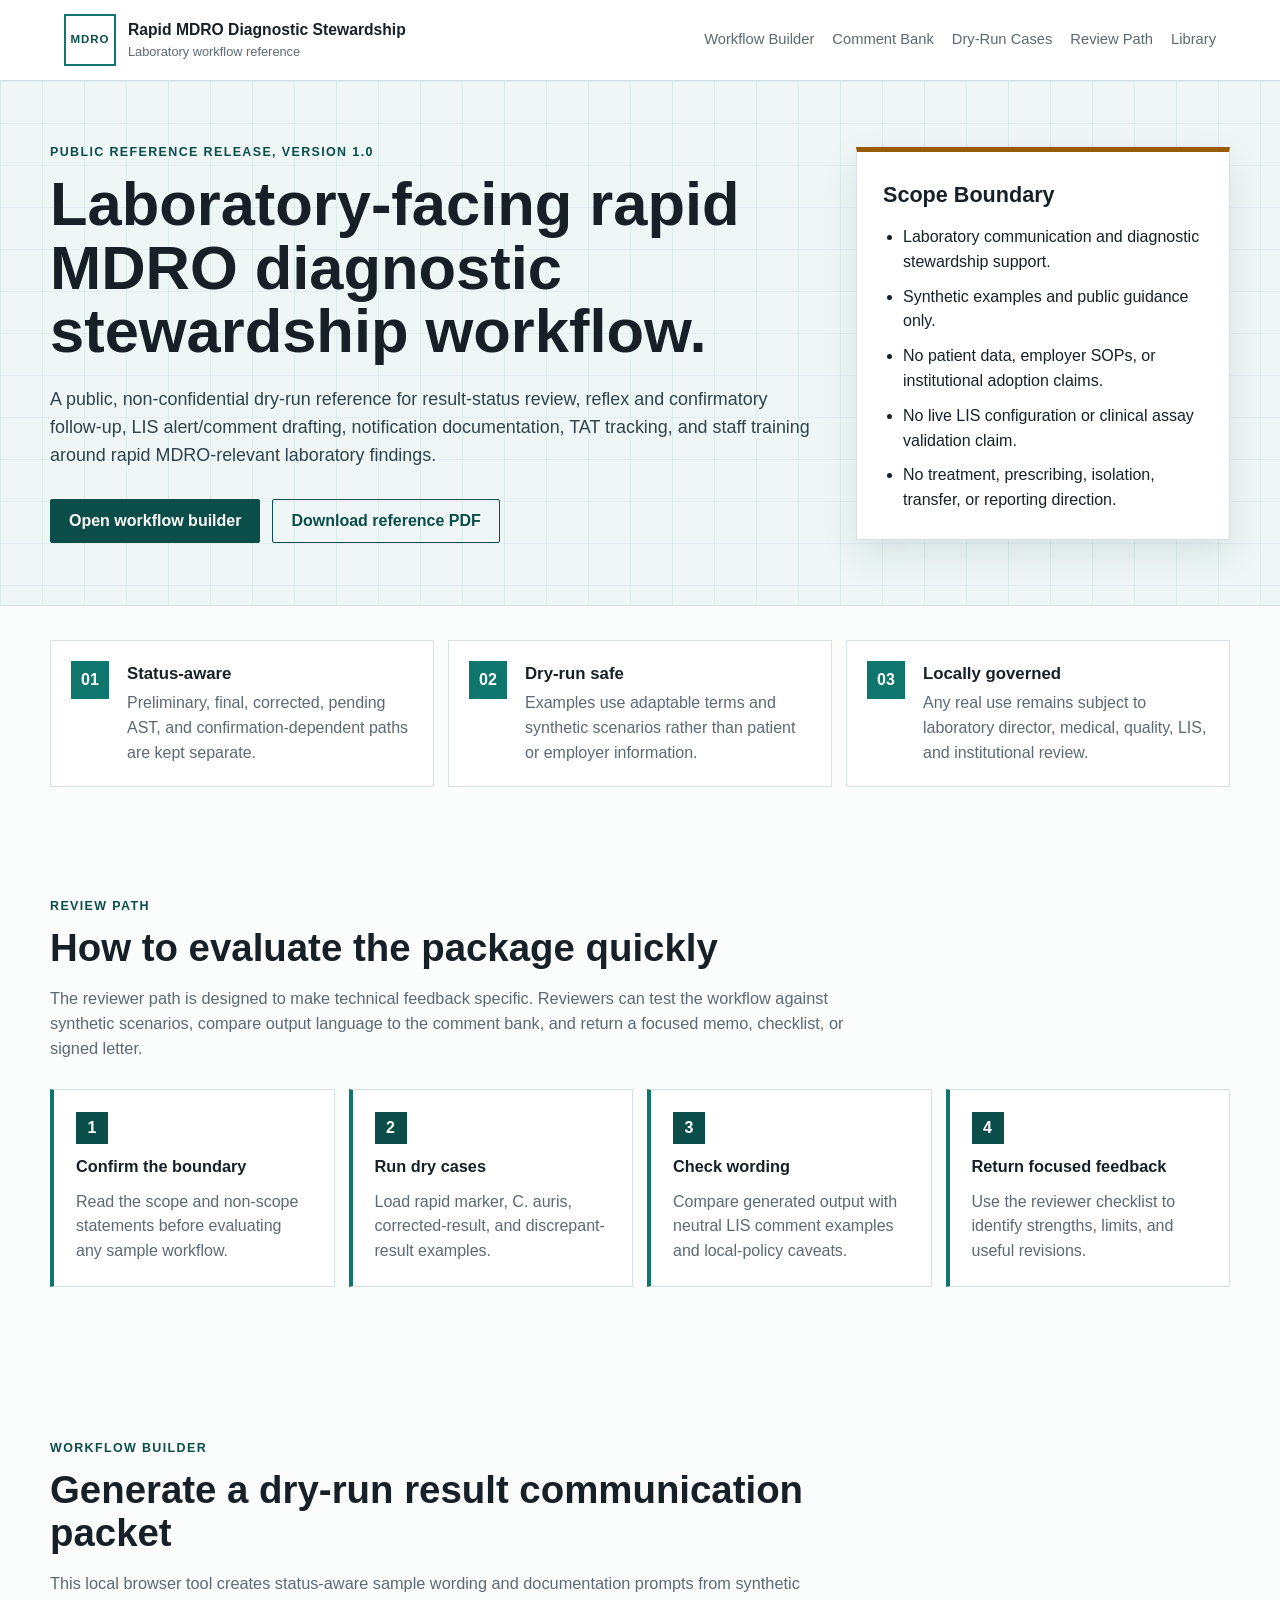
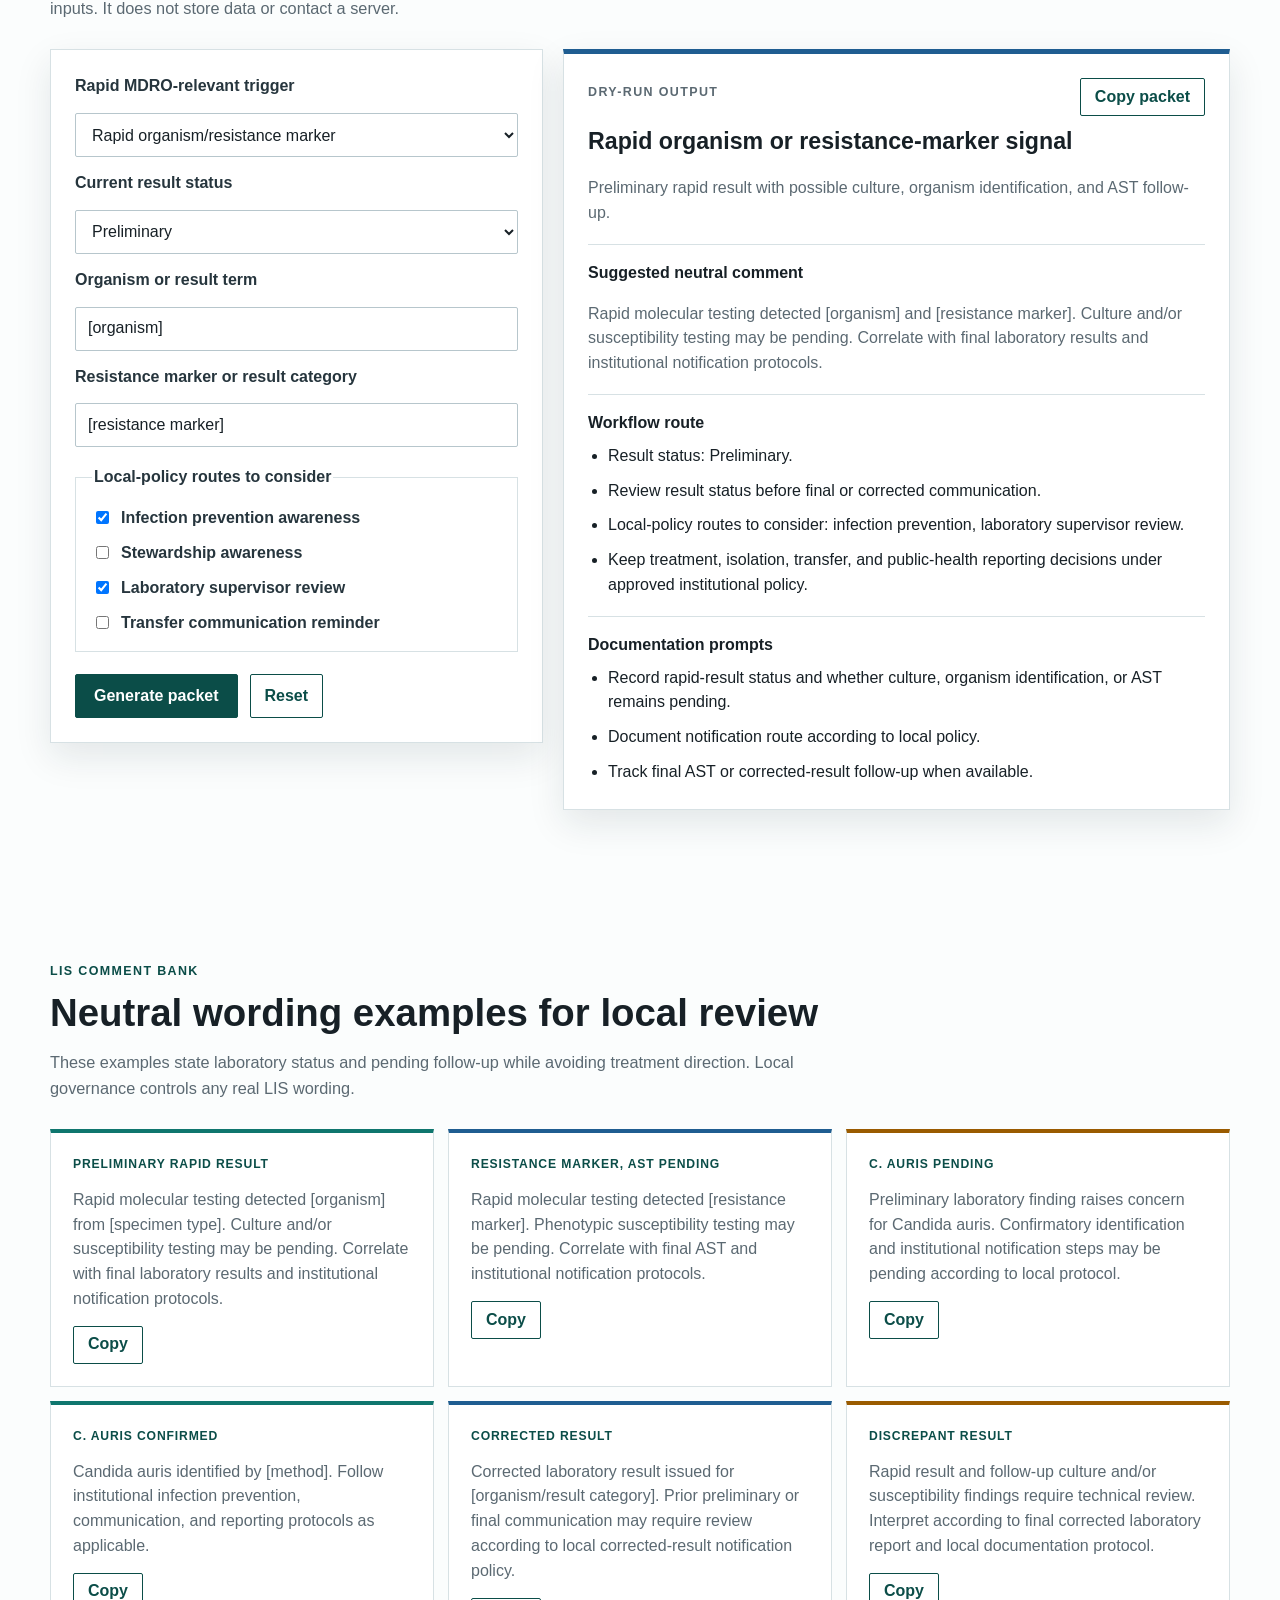
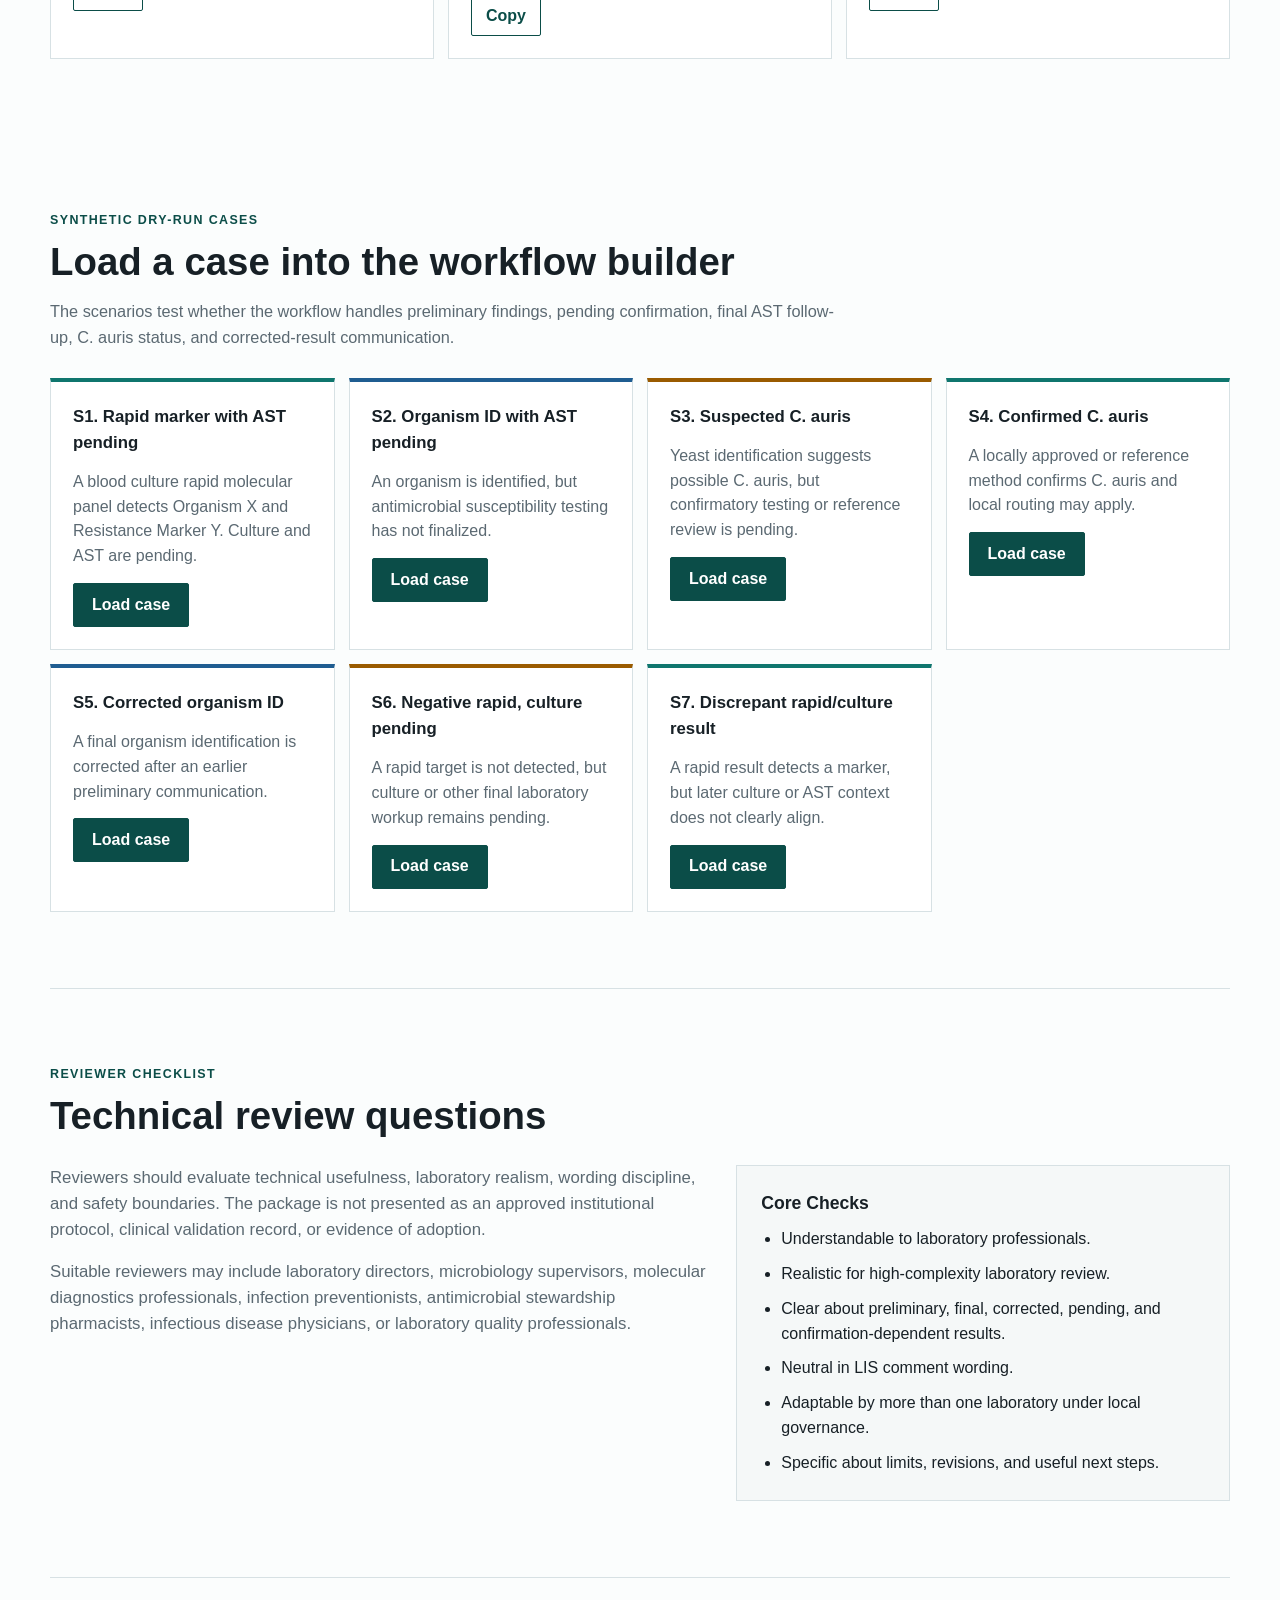
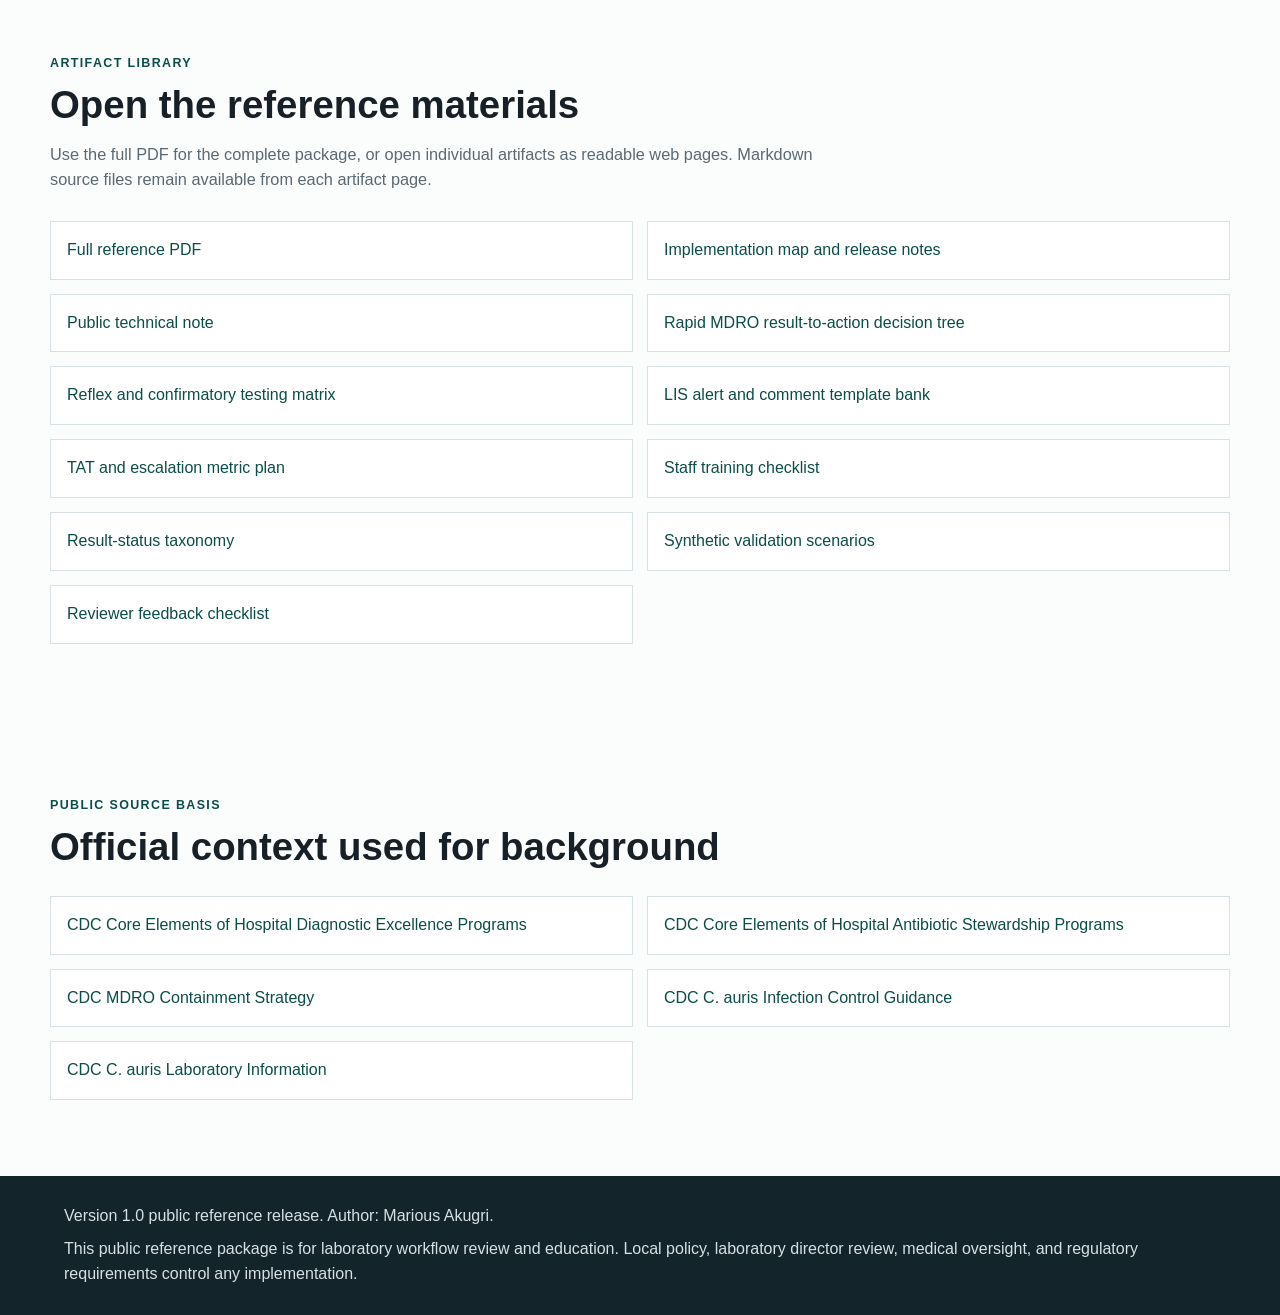
<file: index.html>
<!doctype html>
<html lang="en">
<head>
  <meta charset="utf-8">
  <meta name="viewport" content="width=device-width, initial-scale=1">
  <title>Rapid MDRO Diagnostic Stewardship Workflow</title>
  <meta name="author" content="Marious Akugri">
  <meta name="theme-color" content="#f4f8f8">
  <meta name="description" content="A laboratory-scoped rapid MDRO diagnostic stewardship workflow, dry-run scenario tool, and LIS alert/comment reference for high-complexity clinical laboratories.">
  <link rel="stylesheet" href="styles.css">
  <script defer src="app.js"></script>
</head>
<body>
  <header class="site-header">
    <a class="brand" href="#top" aria-label="Rapid MDRO Diagnostic Stewardship home">
      <span class="brand-mark" aria-hidden="true">MDRO</span>
      <span>
        <strong>Rapid MDRO Diagnostic Stewardship</strong>
        <small>Laboratory workflow reference</small>
      </span>
    </a>
    <nav aria-label="Primary">
      <a href="#builder">Workflow Builder</a>
      <a href="#comments">Comment Bank</a>
      <a href="#cases">Dry-Run Cases</a>
      <a href="#review-path">Review Path</a>
      <a href="#library">Library</a>
    </nav>
  </header>

  <main id="top">
    <section class="overview-band">
      <div class="overview-grid">
        <div class="overview-copy">
          <p class="eyebrow">Public reference release, version 1.0</p>
          <h1>Laboratory-facing rapid MDRO diagnostic stewardship workflow.</h1>
          <p class="lede">
            A public, non-confidential dry-run reference for result-status review, reflex and
            confirmatory follow-up, LIS alert/comment drafting, notification documentation, TAT
            tracking, and staff training around rapid MDRO-relevant laboratory findings.
          </p>
          <div class="action-row">
            <a class="primary-action" href="#builder">Open workflow builder</a>
            <a class="secondary-action" href="assets/Marious_Akugri_Rapid_MDRO_Diagnostic_Stewardship_Public_Artifact_Suite_v1_0_public_reference_release.pdf">Download reference PDF</a>
          </div>
        </div>
        <aside class="boundary-panel" aria-label="Scope and safety boundary">
          <h2>Scope Boundary</h2>
          <ul>
            <li>Laboratory communication and diagnostic stewardship support.</li>
            <li>Synthetic examples and public guidance only.</li>
            <li>No patient data, employer SOPs, or institutional adoption claims.</li>
            <li>No live LIS configuration or clinical assay validation claim.</li>
            <li>No treatment, prescribing, isolation, transfer, or reporting direction.</li>
          </ul>
        </aside>
      </div>
    </section>

    <section class="content-section summary-strip" aria-label="Current package summary">
      <article>
        <span>01</span>
        <strong>Status-aware</strong>
        <p>Preliminary, final, corrected, pending AST, and confirmation-dependent paths are kept separate.</p>
      </article>
      <article>
        <span>02</span>
        <strong>Dry-run safe</strong>
        <p>Examples use adaptable terms and synthetic scenarios rather than patient or employer information.</p>
      </article>
      <article>
        <span>03</span>
        <strong>Locally governed</strong>
        <p>Any real use remains subject to laboratory director, medical, quality, LIS, and institutional review.</p>
      </article>
    </section>

    <section class="content-section review-path" id="review-path">
      <div class="section-heading">
        <p class="eyebrow">Review Path</p>
        <h2>How to evaluate the package quickly</h2>
        <p>
          The reviewer path is designed to make technical feedback specific. Reviewers can test
          the workflow against synthetic scenarios, compare output language to the comment bank,
          and return a focused memo, checklist, or signed letter.
        </p>
      </div>

      <div class="path-grid">
        <article>
          <span>1</span>
          <strong>Confirm the boundary</strong>
          <p>Read the scope and non-scope statements before evaluating any sample workflow.</p>
        </article>
        <article>
          <span>2</span>
          <strong>Run dry cases</strong>
          <p>Load rapid marker, C. auris, corrected-result, and discrepant-result examples.</p>
        </article>
        <article>
          <span>3</span>
          <strong>Check wording</strong>
          <p>Compare generated output with neutral LIS comment examples and local-policy caveats.</p>
        </article>
        <article>
          <span>4</span>
          <strong>Return focused feedback</strong>
          <p>Use the reviewer checklist to identify strengths, limits, and useful revisions.</p>
        </article>
      </div>
    </section>

    <section class="content-section" id="builder">
      <div class="section-heading">
        <p class="eyebrow">Workflow Builder</p>
        <h2>Generate a dry-run result communication packet</h2>
        <p>
          This local browser tool creates status-aware sample wording and documentation prompts
          from synthetic inputs. It does not store data or contact a server.
        </p>
      </div>

      <div class="builder-layout">
        <form class="builder-panel" id="workflow-form">
          <label for="trigger">Rapid MDRO-relevant trigger</label>
          <select id="trigger" name="trigger">
            <option value="rapid_marker">Rapid organism/resistance marker</option>
            <option value="ast_pending">Organism identified, AST pending</option>
            <option value="c_auris_pending">Suspected Candida auris, confirmation pending</option>
            <option value="c_auris_confirmed">Confirmed Candida auris result</option>
            <option value="corrected">Corrected or amended laboratory result</option>
            <option value="discrepant">Discrepant rapid/culture-AST finding</option>
            <option value="negative_pending">Negative rapid target, culture pending</option>
          </select>

          <label for="status">Current result status</label>
          <select id="status" name="status">
            <option value="preliminary">Preliminary</option>
            <option value="pending_confirmation">Pending confirmation</option>
            <option value="ast_pending">AST pending</option>
            <option value="final">Final</option>
            <option value="corrected">Corrected</option>
          </select>

          <label for="organism">Organism or result term</label>
          <input id="organism" name="organism" type="text" value="[organism]" maxlength="80">

          <label for="marker">Resistance marker or result category</label>
          <input id="marker" name="marker" type="text" value="[resistance marker]" maxlength="80">

          <fieldset>
            <legend>Local-policy routes to consider</legend>
            <label class="check-row"><input type="checkbox" name="route" value="infection prevention" checked> Infection prevention awareness</label>
            <label class="check-row"><input type="checkbox" name="route" value="antimicrobial stewardship"> Stewardship awareness</label>
            <label class="check-row"><input type="checkbox" name="route" value="laboratory supervisor review" checked> Laboratory supervisor review</label>
            <label class="check-row"><input type="checkbox" name="route" value="transfer communication"> Transfer communication reminder</label>
          </fieldset>

          <div class="button-row">
            <button type="button" id="generate-output">Generate packet</button>
            <button type="button" class="quiet-button" id="reset-builder">Reset</button>
          </div>
        </form>

        <section class="output-panel" aria-live="polite">
          <div class="output-header">
            <p class="eyebrow">Dry-Run Output</p>
            <button type="button" class="quiet-button" data-copy-target="packet-output">Copy packet</button>
          </div>
          <div id="packet-output">
            <h3 id="output-title">Rapid organism or resistance-marker signal</h3>
            <p id="output-summary">Generate a packet to see workflow routing, neutral comment wording, and documentation prompts.</p>
            <div class="output-block">
              <strong>Suggested neutral comment</strong>
              <p id="output-comment">No sample generated yet.</p>
            </div>
            <div class="output-block">
              <strong>Workflow route</strong>
              <ul id="output-route"></ul>
            </div>
            <div class="output-block">
              <strong>Documentation prompts</strong>
              <ul id="output-docs"></ul>
            </div>
          </div>
        </section>
      </div>
    </section>

    <section class="content-section" id="comments">
      <div class="section-heading">
        <p class="eyebrow">LIS Comment Bank</p>
        <h2>Neutral wording examples for local review</h2>
        <p>
          These examples state laboratory status and pending follow-up while avoiding treatment
          direction. Local governance controls any real LIS wording.
        </p>
      </div>

      <div class="comment-bank" id="comment-bank">
        <article>
          <span class="tag">Preliminary rapid result</span>
          <p>Rapid molecular testing detected [organism] from [specimen type]. Culture and/or susceptibility testing may be pending. Correlate with final laboratory results and institutional notification protocols.</p>
          <button type="button" class="quiet-button" data-copy-text="Rapid molecular testing detected [organism] from [specimen type]. Culture and/or susceptibility testing may be pending. Correlate with final laboratory results and institutional notification protocols.">Copy</button>
        </article>
        <article>
          <span class="tag">Resistance marker, AST pending</span>
          <p>Rapid molecular testing detected [resistance marker]. Phenotypic susceptibility testing may be pending. Correlate with final AST and institutional notification protocols.</p>
          <button type="button" class="quiet-button" data-copy-text="Rapid molecular testing detected [resistance marker]. Phenotypic susceptibility testing may be pending. Correlate with final AST and institutional notification protocols.">Copy</button>
        </article>
        <article>
          <span class="tag">C. auris pending</span>
          <p>Preliminary laboratory finding raises concern for Candida auris. Confirmatory identification and institutional notification steps may be pending according to local protocol.</p>
          <button type="button" class="quiet-button" data-copy-text="Preliminary laboratory finding raises concern for Candida auris. Confirmatory identification and institutional notification steps may be pending according to local protocol.">Copy</button>
        </article>
        <article>
          <span class="tag">C. auris confirmed</span>
          <p>Candida auris identified by [method]. Follow institutional infection prevention, communication, and reporting protocols as applicable.</p>
          <button type="button" class="quiet-button" data-copy-text="Candida auris identified by [method]. Follow institutional infection prevention, communication, and reporting protocols as applicable.">Copy</button>
        </article>
        <article>
          <span class="tag">Corrected result</span>
          <p>Corrected laboratory result issued for [organism/result category]. Prior preliminary or final communication may require review according to local corrected-result notification policy.</p>
          <button type="button" class="quiet-button" data-copy-text="Corrected laboratory result issued for [organism/result category]. Prior preliminary or final communication may require review according to local corrected-result notification policy.">Copy</button>
        </article>
        <article>
          <span class="tag">Discrepant result</span>
          <p>Rapid result and follow-up culture and/or susceptibility findings require technical review. Interpret according to final corrected laboratory report and local documentation protocol.</p>
          <button type="button" class="quiet-button" data-copy-text="Rapid result and follow-up culture and/or susceptibility findings require technical review. Interpret according to final corrected laboratory report and local documentation protocol.">Copy</button>
        </article>
      </div>
    </section>

    <section class="content-section" id="cases">
      <div class="section-heading">
        <p class="eyebrow">Synthetic Dry-Run Cases</p>
        <h2>Load a case into the workflow builder</h2>
        <p>
          The scenarios test whether the workflow handles preliminary findings, pending
          confirmation, final AST follow-up, C. auris status, and corrected-result communication.
        </p>
      </div>

      <div class="case-grid">
        <article>
          <h3>S1. Rapid marker with AST pending</h3>
          <p>A blood culture rapid molecular panel detects Organism X and Resistance Marker Y. Culture and AST are pending.</p>
          <button type="button" data-load-case="rapid_marker">Load case</button>
        </article>
        <article>
          <h3>S2. Organism ID with AST pending</h3>
          <p>An organism is identified, but antimicrobial susceptibility testing has not finalized.</p>
          <button type="button" data-load-case="ast_pending">Load case</button>
        </article>
        <article>
          <h3>S3. Suspected C. auris</h3>
          <p>Yeast identification suggests possible C. auris, but confirmatory testing or reference review is pending.</p>
          <button type="button" data-load-case="c_auris_pending">Load case</button>
        </article>
        <article>
          <h3>S4. Confirmed C. auris</h3>
          <p>A locally approved or reference method confirms C. auris and local routing may apply.</p>
          <button type="button" data-load-case="c_auris_confirmed">Load case</button>
        </article>
        <article>
          <h3>S5. Corrected organism ID</h3>
          <p>A final organism identification is corrected after an earlier preliminary communication.</p>
          <button type="button" data-load-case="corrected">Load case</button>
        </article>
        <article>
          <h3>S6. Negative rapid, culture pending</h3>
          <p>A rapid target is not detected, but culture or other final laboratory workup remains pending.</p>
          <button type="button" data-load-case="negative_pending">Load case</button>
        </article>
        <article>
          <h3>S7. Discrepant rapid/culture result</h3>
          <p>A rapid result detects a marker, but later culture or AST context does not clearly align.</p>
          <button type="button" data-load-case="discrepant">Load case</button>
        </article>
      </div>
    </section>

    <section class="content-section" id="review">
      <div class="section-heading">
        <p class="eyebrow">Reviewer Checklist</p>
        <h2>Technical review questions</h2>
      </div>
      <div class="review-layout">
        <div class="review-copy">
          <p>
            Reviewers should evaluate technical usefulness, laboratory realism, wording discipline,
            and safety boundaries. The package is not presented as an approved institutional
            protocol, clinical validation record, or evidence of adoption.
          </p>
          <p>
            Suitable reviewers may include laboratory directors, microbiology supervisors,
            molecular diagnostics professionals, infection preventionists, antimicrobial stewardship
            pharmacists, infectious disease physicians, or laboratory quality professionals.
          </p>
        </div>
        <div class="checklist-panel">
          <h3>Core Checks</h3>
          <ul>
            <li>Understandable to laboratory professionals.</li>
            <li>Realistic for high-complexity laboratory review.</li>
            <li>Clear about preliminary, final, corrected, pending, and confirmation-dependent results.</li>
            <li>Neutral in LIS comment wording.</li>
            <li>Adaptable by more than one laboratory under local governance.</li>
            <li>Specific about limits, revisions, and useful next steps.</li>
          </ul>
        </div>
      </div>
    </section>

    <section class="content-section" id="library">
      <div class="section-heading">
        <p class="eyebrow">Artifact Library</p>
        <h2>Open the reference materials</h2>
        <p>
          Use the full PDF for the complete package, or open individual artifacts as readable
          web pages. Markdown source files remain available from each artifact page.
        </p>
      </div>
      <div class="library-list">
        <a href="assets/Marious_Akugri_Rapid_MDRO_Diagnostic_Stewardship_Public_Artifact_Suite_v1_0_public_reference_release.pdf">Full reference PDF</a>
        <a href="artifact.html?doc=implementation-map">Implementation map and release notes</a>
        <a href="artifact.html?doc=public-technical-note">Public technical note</a>
        <a href="artifact.html?doc=decision-tree">Rapid MDRO result-to-action decision tree</a>
        <a href="artifact.html?doc=reflex-matrix">Reflex and confirmatory testing matrix</a>
        <a href="artifact.html?doc=lis-comments">LIS alert and comment template bank</a>
        <a href="artifact.html?doc=tat-metrics">TAT and escalation metric plan</a>
        <a href="artifact.html?doc=training-checklist">Staff training checklist</a>
        <a href="artifact.html?doc=status-taxonomy">Result-status taxonomy</a>
        <a href="artifact.html?doc=synthetic-scenarios">Synthetic validation scenarios</a>
        <a href="artifact.html?doc=reviewer-checklist">Reviewer feedback checklist</a>
      </div>
    </section>

    <section class="content-section" id="sources">
      <div class="section-heading">
        <p class="eyebrow">Public Source Basis</p>
        <h2>Official context used for background</h2>
      </div>
      <div class="source-list">
        <a href="https://www.cdc.gov/patient-safety/hcp/hospital-dx-excellence/index.html">CDC Core Elements of Hospital Diagnostic Excellence Programs</a>
        <a href="https://www.cdc.gov/antibiotic-use/hcp/core-elements/hospital.html">CDC Core Elements of Hospital Antibiotic Stewardship Programs</a>
        <a href="https://www.cdc.gov/healthcare-associated-infections/php/preventing-mdros/mdro-containment-strategy.html">CDC MDRO Containment Strategy</a>
        <a href="https://www.cdc.gov/candida-auris/hcp/infection-control/index.html">CDC C. auris Infection Control Guidance</a>
        <a href="https://www.cdc.gov/candida-auris/hcp/laboratories/index.html">CDC C. auris Laboratory Information</a>
      </div>
    </section>
  </main>

  <footer class="site-footer">
    <p>Version 1.0 public reference release. Author: Marious Akugri.</p>
    <p>This public reference package is for laboratory workflow review and education. Local policy, laboratory director review, medical oversight, and regulatory requirements control any implementation.</p>
  </footer>
</body>
</html>
</file>
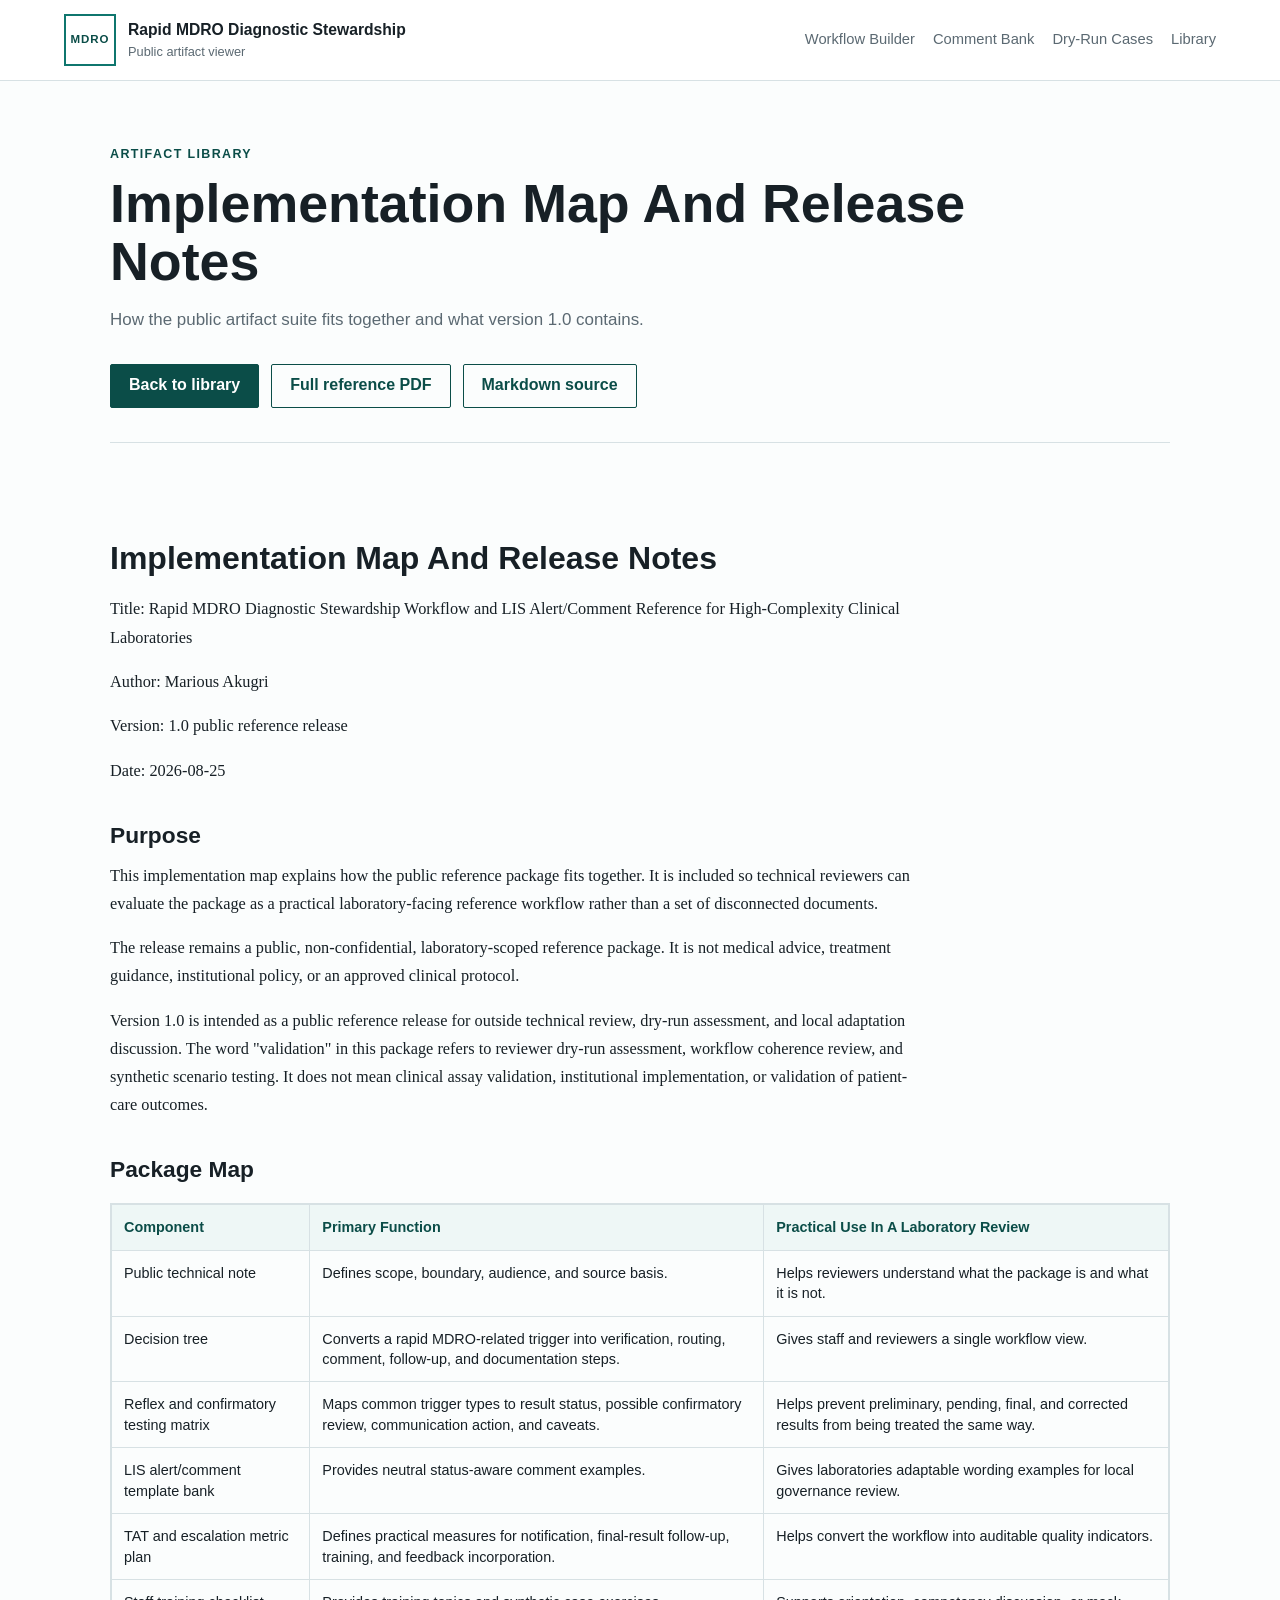
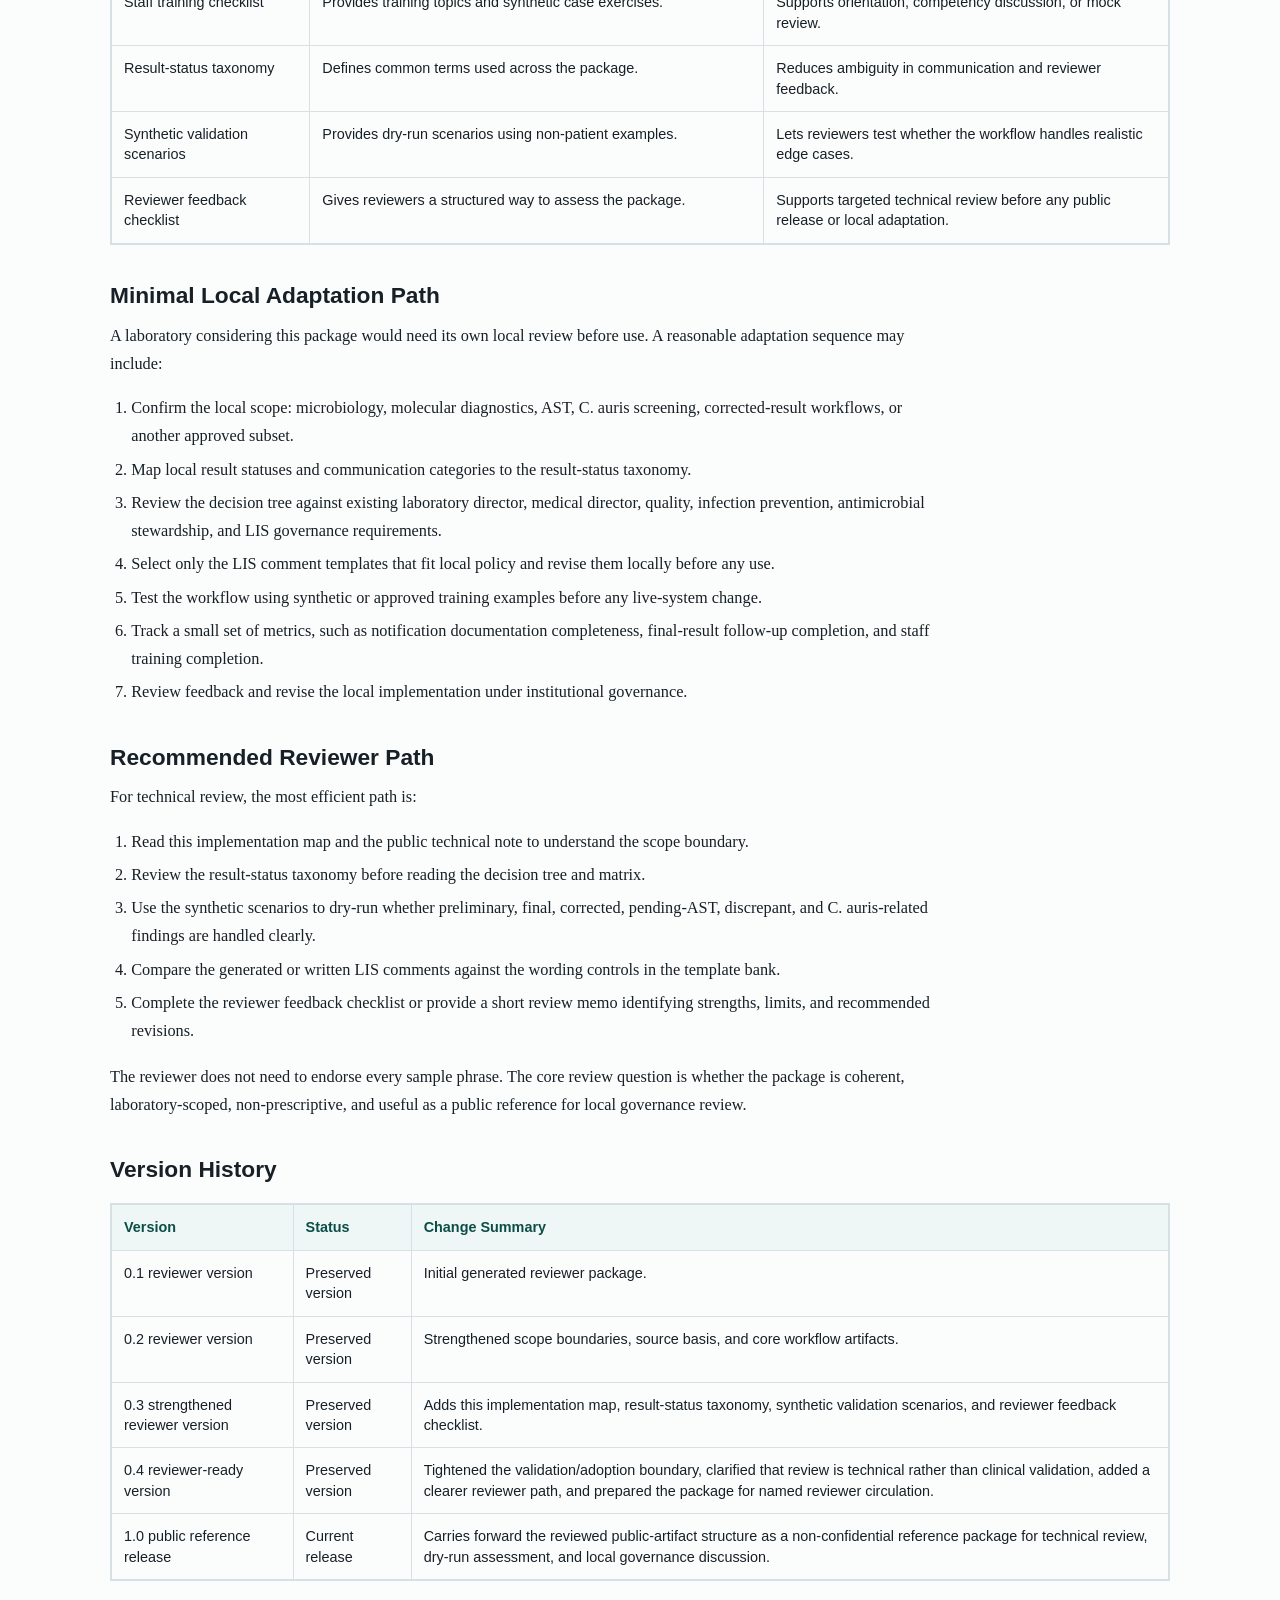
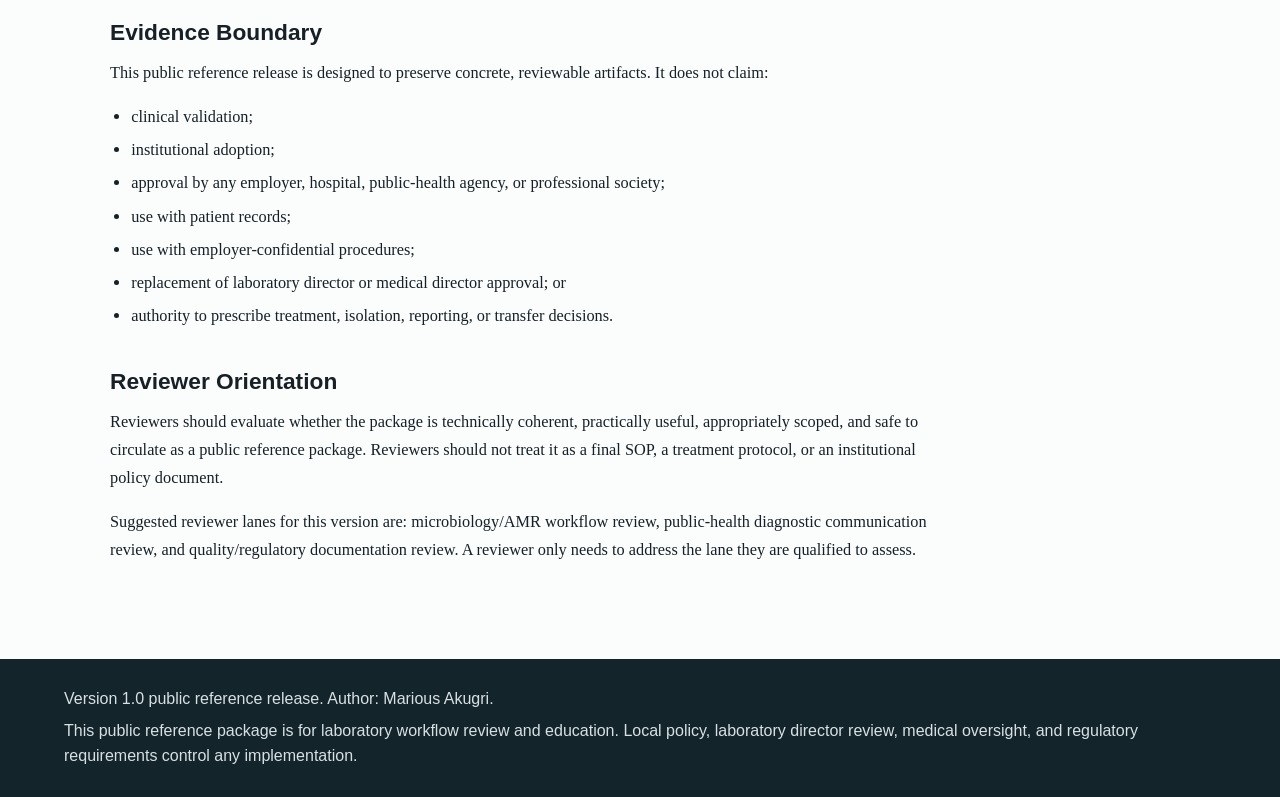
<file: artifact.html>
<!doctype html>
<html lang="en">
<head>
  <meta charset="utf-8">
  <meta name="viewport" content="width=device-width, initial-scale=1">
  <title>Artifact Viewer | Rapid MDRO Diagnostic Stewardship Workflow</title>
  <meta name="author" content="Marious Akugri">
  <meta name="theme-color" content="#f4f8f8">
  <meta name="description" content="Readable public artifact page for the Rapid MDRO Diagnostic Stewardship Workflow and LIS alert/comment reference.">
  <link rel="stylesheet" href="styles.css">
  <script defer src="artifact.js"></script>
</head>
<body>
  <header class="site-header">
    <a class="brand" href="index.html#top" aria-label="Rapid MDRO Diagnostic Stewardship home">
      <span class="brand-mark" aria-hidden="true">MDRO</span>
      <span>
        <strong>Rapid MDRO Diagnostic Stewardship</strong>
        <small>Public artifact viewer</small>
      </span>
    </a>
    <nav aria-label="Primary">
      <a href="index.html#builder">Workflow Builder</a>
      <a href="index.html#comments">Comment Bank</a>
      <a href="index.html#cases">Dry-Run Cases</a>
      <a href="index.html#library">Library</a>
    </nav>
  </header>

  <main class="artifact-main">
    <section class="artifact-hero">
      <p class="eyebrow">Artifact Library</p>
      <h1 id="artifact-title">Loading artifact</h1>
      <p id="artifact-summary">
        This page renders a public, non-confidential artifact from the rapid MDRO diagnostic
        stewardship reference suite.
      </p>
      <div class="action-row">
        <a class="primary-action" href="index.html#library">Back to library</a>
        <a class="secondary-action" id="pdf-link" href="assets/Marious_Akugri_Rapid_MDRO_Diagnostic_Stewardship_Public_Artifact_Suite_v1_0_public_reference_release.pdf">Full reference PDF</a>
        <a class="secondary-action" id="source-link" href="#">Markdown source</a>
      </div>
    </section>

    <article class="artifact-content" id="artifact-content" aria-live="polite">
      <p>Loading artifact content...</p>
    </article>
  </main>

  <footer class="site-footer">
    <p>Version 1.0 public reference release. Author: Marious Akugri.</p>
    <p>This public reference package is for laboratory workflow review and education. Local policy, laboratory director review, medical oversight, and regulatory requirements control any implementation.</p>
  </footer>
</body>
</html>
</file>
<file: styles.css>
:root {
  --ink: #172026;
  --muted: #5b6972;
  --line: #d7e1e4;
  --paper: #ffffff;
  --soft: #f5f8f8;
  --wash: #eef7f6;
  --teal: #0f766e;
  --teal-dark: #0b4d48;
  --blue: #1f5d91;
  --amber: #9a5b00;
  --red: #9f2f2f;
  --shadow: 0 14px 34px rgba(18, 39, 48, 0.1);
}

* {
  box-sizing: border-box;
}

html {
  scroll-behavior: smooth;
}

body {
  margin: 0;
  color: var(--ink);
  background: #fbfdfd;
  font-family: Arial, Helvetica, sans-serif;
  line-height: 1.55;
}

a {
  color: inherit;
}

button,
select,
input {
  font: inherit;
}

.site-header {
  display: flex;
  align-items: center;
  justify-content: space-between;
  gap: 24px;
  padding: 14px clamp(18px, 5vw, 64px);
  background: rgba(255, 255, 255, 0.97);
  border-bottom: 1px solid var(--line);
  backdrop-filter: blur(12px);
}

.brand {
  display: inline-flex;
  align-items: center;
  gap: 12px;
  min-width: 292px;
  text-decoration: none;
}

.brand-mark {
  display: grid;
  place-items: center;
  width: 52px;
  height: 52px;
  border: 2px solid var(--teal);
  color: var(--teal-dark);
  font-size: 0.72rem;
  font-weight: 800;
  letter-spacing: 0.08em;
}

.brand strong,
.brand small {
  display: block;
}

.brand strong {
  font-size: 0.98rem;
}

.brand small {
  color: var(--muted);
  font-size: 0.8rem;
}

nav {
  display: flex;
  align-items: center;
  gap: 18px;
  color: var(--muted);
  font-size: 0.92rem;
  white-space: nowrap;
}

nav a {
  padding: 4px 0;
  border-bottom: 2px solid transparent;
  text-decoration: none;
}

nav a:hover {
  color: var(--teal-dark);
  border-bottom-color: var(--teal);
}

.overview-band {
  background:
    linear-gradient(90deg, rgba(15, 118, 110, 0.08) 0, rgba(15, 118, 110, 0.08) 1px, transparent 1px),
    linear-gradient(180deg, rgba(31, 93, 145, 0.06) 0, rgba(31, 93, 145, 0.06) 1px, transparent 1px),
    var(--wash);
  background-size: 42px 42px;
  border-bottom: 1px solid var(--line);
}

.overview-grid {
  display: grid;
  grid-template-columns: minmax(0, 1.4fr) minmax(320px, 0.68fr);
  gap: 36px;
  align-items: center;
  width: min(1180px, calc(100% - 40px));
  min-height: 520px;
  margin: 0 auto;
  padding: 62px 0;
}

.overview-copy h1 {
  max-width: 850px;
  margin: 0;
  font-size: clamp(2.25rem, 4.8vw, 4.4rem);
  line-height: 1.03;
  font-weight: 800;
  letter-spacing: 0;
}

.eyebrow {
  margin: 0 0 10px;
  color: var(--teal-dark);
  font-size: 0.78rem;
  font-weight: 800;
  letter-spacing: 0.11em;
  text-transform: uppercase;
}

.lede {
  max-width: 760px;
  margin: 24px 0 0;
  color: #31424b;
  font-size: 1.12rem;
}

.action-row,
.button-row {
  display: flex;
  flex-wrap: wrap;
  gap: 12px;
  margin-top: 30px;
}

.primary-action,
.secondary-action,
button {
  display: inline-flex;
  align-items: center;
  justify-content: center;
  min-height: 44px;
  padding: 0 18px;
  border: 1px solid var(--teal-dark);
  border-radius: 2px;
  text-decoration: none;
  font-weight: 700;
  cursor: pointer;
}

.primary-action,
button {
  color: #fff;
  background: var(--teal-dark);
}

.secondary-action,
.quiet-button {
  color: var(--teal-dark);
  background: transparent;
}

.quiet-button {
  min-height: 38px;
  padding: 0 14px;
}

.boundary-panel {
  background: var(--paper);
  border: 1px solid var(--line);
  border-top: 5px solid var(--amber);
  box-shadow: var(--shadow);
  padding: 26px;
}

.boundary-panel h2 {
  margin: 0 0 14px;
  font-size: 1.35rem;
}

.boundary-panel ul,
.checklist-panel ul,
.output-block ul {
  margin: 0;
  padding-left: 20px;
}

.boundary-panel li + li,
.checklist-panel li + li,
.output-block li + li {
  margin-top: 10px;
}

.content-section {
  width: min(1180px, calc(100% - 40px));
  margin: 0 auto;
  padding: 76px 0;
}

.section-heading {
  max-width: 800px;
  margin-bottom: 28px;
}

.section-heading h2 {
  margin: 0;
  font-size: clamp(1.7rem, 3vw, 2.55rem);
  line-height: 1.12;
}

.section-heading p:not(.eyebrow) {
  color: var(--muted);
  font-size: 1.02rem;
}

.summary-strip {
  display: grid;
  grid-template-columns: repeat(3, minmax(0, 1fr));
  gap: 14px;
  padding-top: 34px;
  padding-bottom: 34px;
}

.summary-strip article {
  display: grid;
  grid-template-columns: 42px minmax(0, 1fr);
  gap: 4px 14px;
  align-items: start;
  min-height: 132px;
  padding: 20px;
  background: var(--paper);
  border: 1px solid var(--line);
}

.summary-strip span {
  grid-row: span 2;
  display: grid;
  place-items: center;
  width: 38px;
  height: 38px;
  color: #fff;
  background: var(--teal);
  font-weight: 800;
}

.summary-strip strong {
  font-size: 1.05rem;
}

.path-grid {
  display: grid;
  grid-template-columns: repeat(4, minmax(0, 1fr));
  gap: 14px;
}

.path-grid article {
  display: grid;
  gap: 10px;
  align-content: start;
  min-height: 178px;
  padding: 22px;
  background: var(--paper);
  border: 1px solid var(--line);
  border-left: 4px solid var(--teal);
}

.path-grid span {
  display: grid;
  place-items: center;
  width: 32px;
  height: 32px;
  color: #fff;
  background: var(--teal-dark);
  font-weight: 800;
}

.path-grid strong {
  font-size: 1.02rem;
}

.summary-strip p,
.path-grid p,
.comment-bank p,
.case-grid p,
.review-copy p,
.source-list a,
.library-list a,
.site-footer p {
  margin: 0;
  color: var(--muted);
}

.builder-layout {
  display: grid;
  grid-template-columns: minmax(320px, 0.85fr) minmax(0, 1.15fr);
  gap: 20px;
  align-items: start;
}

.builder-panel,
.output-panel {
  background: var(--paper);
  border: 1px solid var(--line);
  box-shadow: var(--shadow);
}

.builder-panel {
  display: grid;
  gap: 14px;
  padding: 24px;
}

.builder-panel label,
.builder-panel legend {
  color: #26353d;
  font-weight: 700;
}

.builder-panel select,
.builder-panel input[type="text"] {
  width: 100%;
  min-height: 44px;
  padding: 0 12px;
  color: var(--ink);
  background: #fff;
  border: 1px solid #b7c6cc;
  border-radius: 2px;
}

.builder-panel fieldset {
  display: grid;
  gap: 10px;
  margin: 4px 0 0;
  padding: 16px;
  border: 1px solid var(--line);
}

.check-row {
  display: flex;
  align-items: flex-start;
  gap: 9px;
  color: var(--muted);
  font-weight: 400;
}

.check-row input {
  margin-top: 5px;
}

.builder-panel .button-row {
  margin-top: 8px;
}

.output-panel {
  min-height: 100%;
  padding: 24px;
  border-top: 5px solid var(--blue);
}

.output-header {
  display: flex;
  align-items: center;
  justify-content: space-between;
  gap: 16px;
  margin-bottom: 8px;
}

.output-panel h3 {
  margin: 0 0 8px;
  font-size: 1.45rem;
}

.output-panel p {
  color: var(--muted);
}

.output-block {
  margin-top: 18px;
  padding-top: 16px;
  border-top: 1px solid var(--line);
}

.output-block strong {
  display: block;
  margin-bottom: 8px;
}

.comment-bank,
.case-grid,
.library-list,
.source-list {
  display: grid;
  gap: 14px;
}

.comment-bank {
  grid-template-columns: repeat(3, minmax(0, 1fr));
}

.comment-bank article,
.case-grid article {
  display: grid;
  gap: 14px;
  align-content: start;
  min-height: 220px;
  padding: 22px;
  background: var(--paper);
  border: 1px solid var(--line);
}

.comment-bank article:nth-child(3n + 1),
.case-grid article:nth-child(3n + 1) {
  border-top: 4px solid var(--teal);
}

.comment-bank article:nth-child(3n + 2),
.case-grid article:nth-child(3n + 2) {
  border-top: 4px solid var(--blue);
}

.comment-bank article:nth-child(3n),
.case-grid article:nth-child(3n) {
  border-top: 4px solid var(--amber);
}

.tag {
  display: inline-flex;
  width: fit-content;
  color: var(--teal-dark);
  font-size: 0.76rem;
  font-weight: 800;
  letter-spacing: 0.07em;
  text-transform: uppercase;
}

.case-grid {
  grid-template-columns: repeat(4, minmax(0, 1fr));
}

.case-grid h3 {
  margin: 0;
  font-size: 1.05rem;
}

.case-grid button,
.comment-bank button {
  align-self: end;
  justify-self: start;
}

#review {
  border-top: 1px solid var(--line);
  border-bottom: 1px solid var(--line);
}

.review-layout {
  display: grid;
  grid-template-columns: minmax(0, 1fr) minmax(320px, 0.75fr);
  gap: 28px;
}

.review-copy {
  display: grid;
  gap: 16px;
  align-content: start;
  font-size: 1.05rem;
}

.checklist-panel {
  background: var(--soft);
  border: 1px solid var(--line);
  padding: 24px;
}

.checklist-panel h3 {
  margin: 0 0 10px;
  font-size: 1.1rem;
}

.library-list,
.source-list {
  grid-template-columns: repeat(2, minmax(0, 1fr));
}

.library-list a,
.source-list a {
  display: block;
  min-height: 58px;
  padding: 16px;
  color: var(--teal-dark);
  background: var(--paper);
  border: 1px solid var(--line);
  text-decoration: none;
}

.library-list a:hover,
.source-list a:hover {
  border-color: var(--teal);
}

.artifact-main {
  width: min(1060px, calc(100% - 40px));
  margin: 0 auto;
}

.artifact-hero {
  padding: 64px 0 34px;
  border-bottom: 1px solid var(--line);
}

.artifact-hero h1 {
  max-width: 900px;
  margin: 0;
  font-size: clamp(2rem, 4.2vw, 3.5rem);
  line-height: 1.08;
  letter-spacing: 0;
}

.artifact-hero p:not(.eyebrow) {
  max-width: 760px;
  color: var(--muted);
  font-size: 1.06rem;
}

.artifact-content {
  padding: 44px 0 78px;
  font-family: Georgia, "Times New Roman", Times, serif;
  font-size: 1.02rem;
  line-height: 1.72;
}

.artifact-content h2,
.artifact-content h3,
.artifact-content h4,
.artifact-content h5 {
  margin: 1.65em 0 0.55em;
  color: var(--ink);
  font-family: Arial, Helvetica, sans-serif;
  line-height: 1.2;
  letter-spacing: 0;
}

.artifact-content h2 {
  font-size: 2rem;
}

.artifact-content h3 {
  font-size: 1.42rem;
}

.artifact-content h4,
.artifact-content h5 {
  font-size: 1.08rem;
}

.artifact-content p {
  max-width: 820px;
  margin: 0 0 1em;
}

.artifact-content ul,
.artifact-content ol {
  max-width: 820px;
  margin: 0 0 1.1em 1.3em;
  padding: 0;
}

.artifact-content li + li {
  margin-top: 0.32em;
}

.artifact-content code {
  padding: 0.08em 0.25em;
  background: var(--soft);
  border: 1px solid var(--line);
  border-radius: 2px;
  font-family: "Courier New", Courier, monospace;
  font-size: 0.92em;
}

.artifact-content pre {
  max-width: 920px;
  overflow-x: auto;
  padding: 16px;
  background: #12212a;
  color: #edf7f7;
  border-radius: 2px;
}

.artifact-content pre code {
  padding: 0;
  color: inherit;
  background: transparent;
  border: 0;
}

.table-wrap {
  max-width: 100%;
  margin: 1.2em 0 1.5em;
  overflow-x: auto;
  border: 1px solid var(--line);
}

.artifact-content table {
  width: 100%;
  min-width: 760px;
  border-collapse: collapse;
  font-family: Arial, Helvetica, sans-serif;
  font-size: 0.9rem;
  line-height: 1.42;
}

.artifact-content th,
.artifact-content td {
  padding: 12px;
  text-align: left;
  vertical-align: top;
  border: 1px solid var(--line);
}

.artifact-content th {
  background: var(--wash);
  color: var(--teal-dark);
}

.site-footer {
  display: grid;
  gap: 8px;
  padding: 28px clamp(20px, 5vw, 64px);
  background: #14242b;
}

.site-footer p {
  max-width: 1180px;
  color: #d7e1e4;
}

@media (max-width: 1040px) {
  .site-header {
    align-items: flex-start;
    flex-direction: column;
  }

  nav {
    width: 100%;
    overflow-x: auto;
    padding-bottom: 4px;
  }

  .overview-grid,
  .builder-layout,
  .review-layout {
    grid-template-columns: 1fr;
  }

  .comment-bank {
    grid-template-columns: repeat(2, minmax(0, 1fr));
  }

  .case-grid {
    grid-template-columns: repeat(2, minmax(0, 1fr));
  }

  .path-grid {
    grid-template-columns: repeat(2, minmax(0, 1fr));
  }
}

@media (max-width: 720px) {
  .brand {
    min-width: 0;
  }

  nav {
    flex-wrap: wrap;
    gap: 8px 14px;
    overflow-x: visible;
    white-space: normal;
  }

  nav a {
    font-size: 0.9rem;
  }

  .overview-grid,
  .content-section {
    width: min(100% - 28px, 1180px);
  }

  .overview-grid {
    min-height: auto;
    padding: 50px 0;
  }

  .overview-copy h1 {
    font-size: clamp(2.15rem, 11vw, 2.9rem);
  }

  .summary-strip,
  .path-grid,
  .comment-bank,
  .case-grid,
  .library-list,
  .source-list {
    grid-template-columns: 1fr;
  }

  .summary-strip article,
  .comment-bank article,
  .case-grid article {
    min-height: 0;
  }

  .content-section {
    padding: 58px 0;
  }

  .output-header {
    align-items: flex-start;
    flex-direction: column;
  }

  .primary-action,
  .secondary-action,
  button {
    width: 100%;
  }

  .artifact-main {
    width: min(100% - 28px, 1060px);
  }

  .artifact-hero {
    padding-top: 46px;
  }

  .artifact-content {
    padding-top: 32px;
    font-size: 0.98rem;
  }
}
</file>
